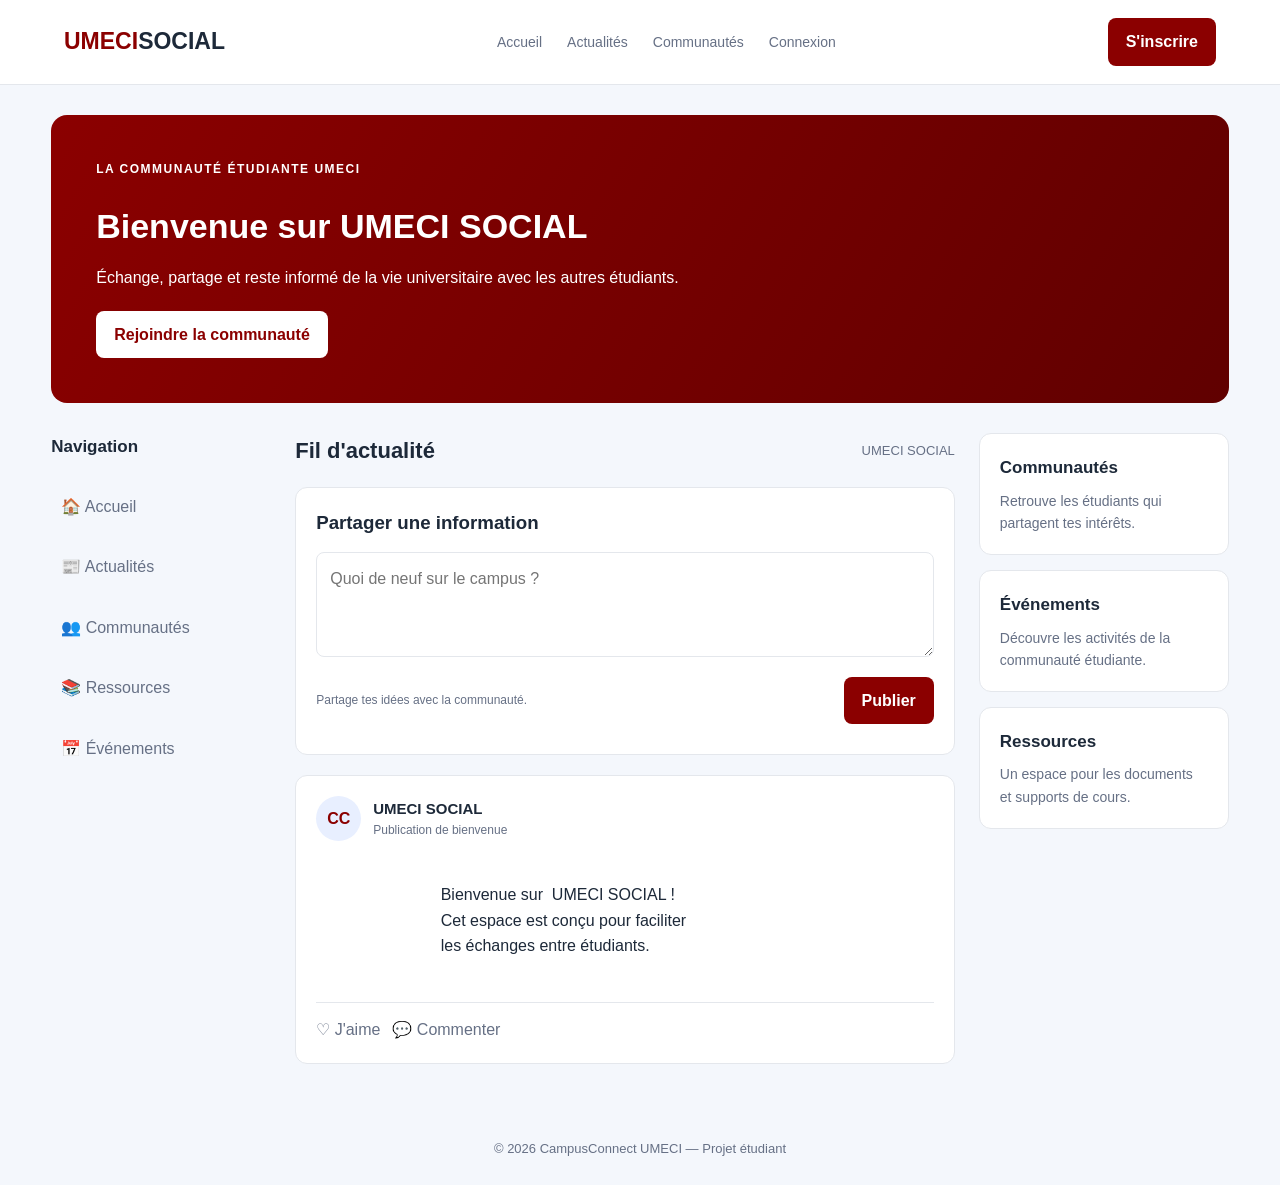
<file: index.html>
<!DOCTYPE html>
<html lang="fr">

<head>
    <meta charset="UTF-8">
    <meta name="viewport" content="width=device-width, initial-scale=1.0">

    <title>CampusConnect UMECI</title>

    <link rel="stylesheet" href="css/style.css">
    <link rel="stylesheet" href="css/responsive.css">
</head>

<body>

    <!-- En-tête -->
    <header class="header">
        <a href="index.html" class="logo">
            UMECI<span>SOCIAL</span>
        </a>

        <button id="menu-toggle" class="menu-toggle"
                aria-label="Ouvrir le menu"
                aria-expanded="false">
            ☰
        </button>

        <nav id="navigation" class="navigation">
            <a href="#accueil">Accueil</a>
            <a href="#actualites">Actualités</a>
            <a href="#communautes">Communautés</a>
            <a href="pages/connexion.html">Connexion</a>
        </nav>

        <a href="pages/inscription.html" class="btn-inscription">
            S'inscrire
        </a>
    </header>

    <!-- Contenu principal -->
    <main id="accueil" class="container">

        <!-- Présentation -->
        <section class="welcome">
            <div>
                <p class="surtitle">LA COMMUNAUTÉ ÉTUDIANTE UMECI</p>

                <h1>Bienvenue sur UMECI SOCIAL</h1>

                <p>
                    Échange, partage et reste informé de la vie
                    universitaire avec les autres étudiants.
                </p>

                <a href="#inscription" class="btn-primary">
                    Rejoindre la communauté
                </a>
            </div>
        </section>

        <!-- Organisation de la page -->
        <div class="layout">

            <!-- Menu latéral -->
            <aside class="sidebar">
                <h2>Navigation</h2>

                <a href="#accueil">🏠 Accueil</a>
                <a href="#actualites">📰 Actualités</a>
                <a href="#communautes">👥 Communautés</a>
                <a href="#ressources">📚 Ressources</a>
                <a href="#evenements">📅 Événements</a>
            </aside>

            <!-- Fil d'actualité -->
            <section id="actualites" class="feed">

                <div class="section-heading">
                    <h2>Fil d'actualité</h2>
                    <span>UMECI SOCIAL</span>
                </div>

                <!-- Zone de publication -->
                <div class="card publication-form">
                    <h3>Partager une information</h3>

                    <textarea
                        id="post-content"
                        placeholder="Quoi de neuf sur le campus ?"
                        rows="3"
                    ></textarea>

                    <div class="form-footer">
                        <span>Partage tes idées avec la communauté.</span>

                        <button id="publish-btn" class="btn-primary">
                            Publier
                        </button>
                    </div>

                    <p id="form-message" aria-live="polite"></p>
                </div>

                <!-- Publications -->
                <div id="posts-container">

                    <article class="card post">
                        <div class="post-header">
                            <div class="avatar">CC</div>

                            <div>
                                <h3>UMECI SOCIAL</h3>
                                <p>Publication de bienvenue</p>
                            </div>
                        </div>

                        <p>
                            Bienvenue sur  UMECI SOCIAL !
                            Cet espace est conçu pour faciliter
                            les échanges entre étudiants.
                        </p>

                        <div class="post-actions">
                            <button disabled>♡ J'aime</button>
                            <button disabled>💬 Commenter</button>
                        </div>
                    </article>

                </div>

            </section>

            <!-- Informations complémentaires -->
            <aside class="right-sidebar">

                <div id="communautes" class="card">
                    <h2>Communautés</h2>
                    <p>Retrouve les étudiants qui partagent tes intérêts.</p>
                </div>

                <div id="evenements" class="card">
                    <h2>Événements</h2>
                    <p>Découvre les activités de la communauté étudiante.</p>
                </div>

                <div id="ressources" class="card">
                    <h2>Ressources</h2>
                    <p>Un espace pour les documents et supports de cours.</p>
                </div>

            </aside>

        </div>

    </main>

    <!-- Pied de page -->
    <footer class="footer">
        <p>© 2026 CampusConnect UMECI — Projet étudiant</p>
    </footer>

    <script src="js/app.js"></script>

</body>
</html>
</file>
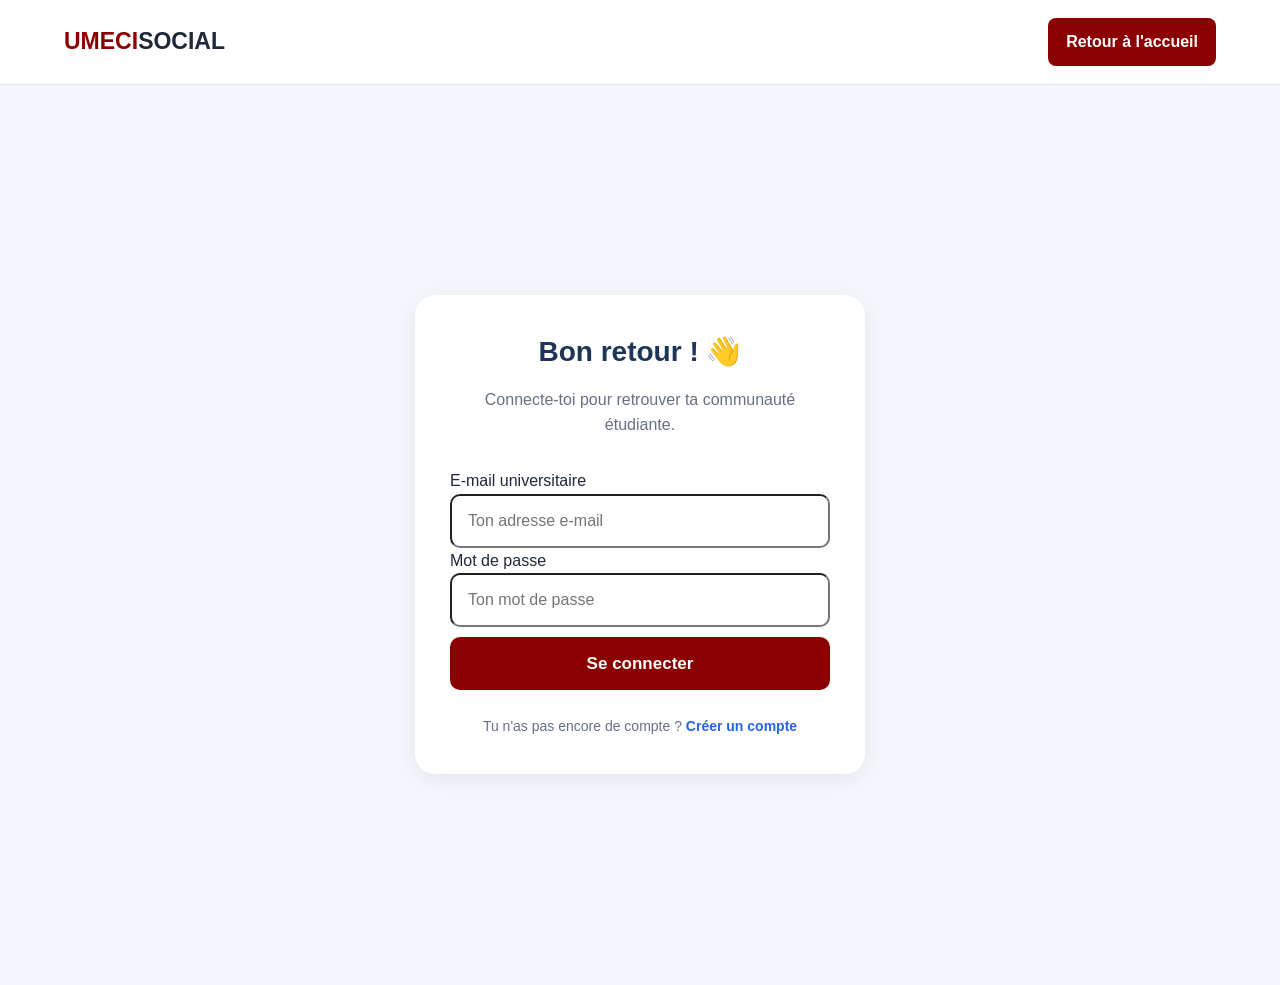
<file: pages/connexion.html>
<!DOCTYPE html>
<html lang="fr">

<head>
    <meta charset="UTF-8">
    <meta name="viewport" content="width=device-width, initial-scale=1.0">

    <title>Connexion | CampusConnect UMECI</title>

    <link rel="stylesheet" href="../css/style.css">
    <link rel="stylesheet" href="../css/responsive.css">
    <link rel="stylesheet" href="../css/connexion.css">
</head>

<body>

    <header class="header">
        <a href="../index.html" class="logo">
            UMECI<span>SOCIAL</span>
        </a>

        <a href="../index.html" class="btn-inscription">
            Retour à l'accueil
        </a>
    </header>

    <main class="login-container">

        <section class="login-card">

            <h1>Bon retour ! 👋</h1>

            <p class="login-description">
                Connecte-toi pour retrouver ta communauté étudiante.
            </p>

            <form id="login-form">

                <div class="form-group">
                    <label for="email">E-mail universitaire</label>

                    <input
                        type="email"
                        id="email"
                        name="email"
                        placeholder="Ton adresse e-mail"
                        autocomplete="email"
                        required
                    >
                </div>

                <div class="form-group">
                    <label for="motdepasse">Mot de passe</label>

                    <input
                        type="password"
                        id="motdepasse"
                        name="motdepasse"
                        placeholder="Ton mot de passe"
                        autocomplete="current-password"
                        required
                    >
                </div>

                <button type="submit" class="login-button">
                    Se connecter
                </button>

                <p id="login-message" aria-live="polite"></p>

            </form>

            <p class="signup-link">
                Tu n'as pas encore de compte ?
                <a href="inscription.html">Créer un compte</a>
            </p>

        </section>

    </main>

    <script src="../js/connexion.js"></script>

</body>
</html>
</file>
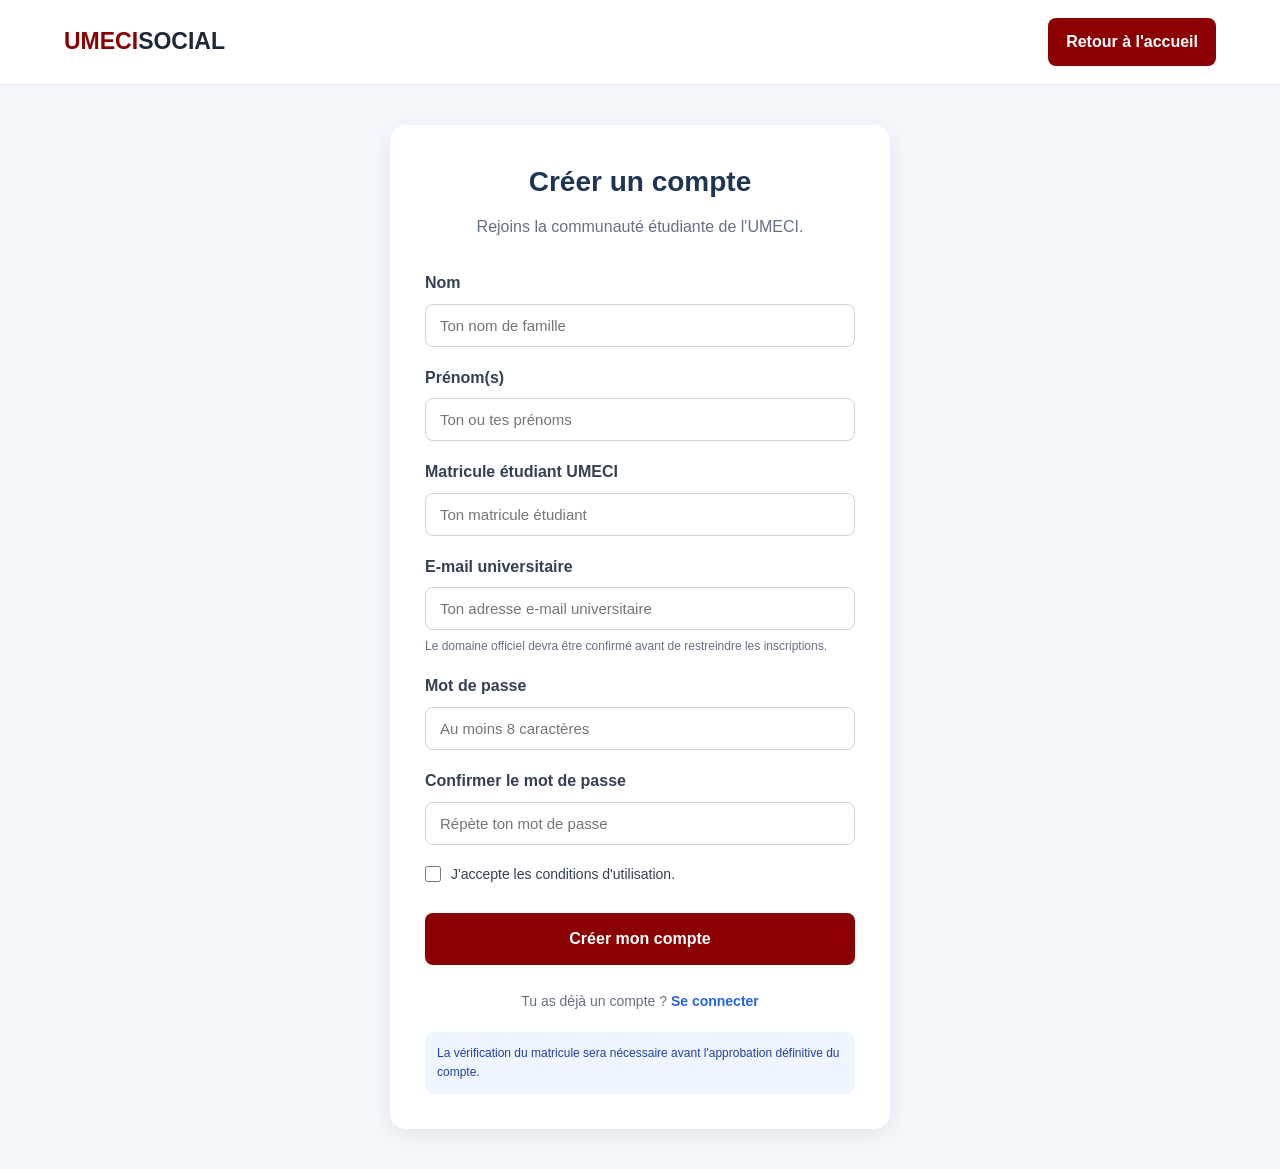
<file: pages/inscription.html>
<!DOCTYPE html>
<html lang="fr">

<head>
    <meta charset="UTF-8">
    <meta name="viewport" content="width=device-width, initial-scale=1.0">

    <title>Inscription | CampusConnect UMECI</title>

    <!-- Les chemins commencent par ../ car cette page est dans pages/ -->
    <link rel="stylesheet" href="../css/style.css">
    <link rel="stylesheet" href="../css/responsive.css">

    <link rel="stylesheet" href="../css/inscription.css">
</head>

<body>

    <header class="header">

        <a href="../index.html" class="logo">
            UMECI<span>SOCIAL</span>
        </a>

        <a href="../index.html" class="btn-inscription">
            Retour à l'accueil
        </a>

    </header>

    <main class="signup-container">

        <section class="signup-card">

            <h1>Créer un compte</h1>

            <p class="signup-description">
                Rejoins la communauté étudiante de l'UMECI.
            </p>

            <form id="signup-form">

                <div class="form-group">

                    <label for="nom">Nom</label>

                    <input
                        type="text"
                        id="nom"
                        name="nom"
                        placeholder="Ton nom de famille"
                        autocomplete="family-name"
                        required
                    >

                </div>

                <div class="form-group">

                    <label for="prenom">Prénom(s)</label>

                    <input
                        type="text"
                        id="prenom"
                        name="prenom"
                        placeholder="Ton ou tes prénoms"
                        autocomplete="given-name"
                        required
                    >

                </div>

                <div class="form-group">

                    <label for="matricule">Matricule étudiant UMECI</label>

                    <input
                        type="text"
                        id="matricule"
                        name="matricule"
                        placeholder="Ton matricule étudiant"
                        autocomplete="off"
                        required
                    >

                </div>

                <div class="form-group">

                    <label for="email">E-mail universitaire</label>

                    <input
                        type="email"
                        id="email"
                        name="email"
                        placeholder="Ton adresse e-mail universitaire"
                        autocomplete="email"
                        required
                    >

                    <small>
                        Le domaine officiel devra être confirmé
                        avant de restreindre les inscriptions.
                    </small>

                </div>

                <div class="form-group">

                    <label for="motdepasse">Mot de passe</label>

                    <input
                        type="password"
                        id="motdepasse"
                        name="motdepasse"
                        placeholder="Au moins 8 caractères"
                        minlength="8"
                        autocomplete="new-password"
                        required
                    >

                </div>

                <div class="form-group">

                    <label for="confirmation">
                        Confirmer le mot de passe
                    </label>

                    <input
                        type="password"
                        id="confirmation"
                        name="confirmation"
                        placeholder="Répète ton mot de passe"
                        minlength="8"
                        autocomplete="new-password"
                        required
                    >

                </div>

                <div class="form-group checkbox-group">

                    <input
                        type="checkbox"
                        id="conditions"
                        name="conditions"
                        required
                    >

                    <label for="conditions">
                        J'accepte les conditions d'utilisation.
                    </label>

                </div>

                <button type="submit" class="btn-primary signup-button">
                    Créer mon compte
                </button>

                <p id="signup-message" aria-live="polite"></p>

            </form>

            <p class="login-link">
                Tu as déjà un compte ?
                <a href="connexion.html">Se connecter</a>
            </p>

            <p class="security-note">
                La vérification du matricule sera nécessaire
                avant l'approbation définitive du compte.
            </p>

        </section>

    </main>

    <script src="../js/inscription.js"></script>

</body>

</html>
</file>
<file: css/style.css>
/* 1. Réglages généraux */

* {
    margin: 0;
    padding: 0;
    box-sizing: border-box;
}

:root {
    --primary: #8B0000;
    --primary-dark: #600000;
    --background: #f4f7fc;
    --white: #ffffff;
    --text: #1d2939;
    --muted: #667085;
    --border: #e4e7ec;
}

body {
    font-family: Arial, sans-serif;
    background: var(--background);
    color: var(--text);
    line-height: 1.6;
}

a {
    text-decoration: none;
    color: inherit;
}

button,
textarea {
    font: inherit;
}

button {
    cursor: pointer;
}

/* 2. En-tête */

.header {
    background: var(--white);
    display: flex;
    justify-content: space-between;
    align-items: center;
    gap: 20px;
    padding: 18px 5%;
    border-bottom: 1px solid var(--border);
}

.logo {
    font-size: 23px;
    font-weight: bold;
    color: var(--primary);
}

.logo span {
    color: var(--text);
}

.navigation {
    display: flex;
    align-items: center;
    gap: 25px;
}

.navigation a {
    color: var(--muted);
    font-size: 14px;
}

.navigation a:hover {
    color: var(--primary);
}

.menu-toggle {
    display: none;
}

.btn-inscription,
.btn-primary {
    display: inline-block;
    background: var(--primary);
    color: var(--white);
    padding: 11px 18px;
    border: none;
    border-radius: 8px;
    font-weight: bold;
}

.btn-inscription:hover,
.btn-primary:hover {
    background: var(--primary-dark);
}

/* 3. Contenu principal */

.container {
    width: 92%;
    max-width: 1400px;
    margin: 30px auto;
}

/* 4. Présentation */

.welcome {
    background: linear-gradient(120deg, #8B0000, #600000);
    color: var(--white);
    padding: 45px;
    border-radius: 16px;
    margin-bottom: 30px;
}

.surtitle {
    font-size: 12px;
    font-weight: bold;
    letter-spacing: 1.5px;
    margin-bottom: 12px;
}

.welcome h1 {
    font-size: 34px;
    margin-bottom: 12px;
}

.welcome p {
    max-width: 650px;
    margin-bottom: 20px;
}

.welcome .btn-primary {
    background: var(--white);
    color: var(--primary);
}

/* 5. Organisation en colonnes */

.layout {
    display: grid;
    grid-template-columns: 220px minmax(0, 1fr) 250px;
    gap: 24px;
    align-items: start;
}

.sidebar,
.right-sidebar {
    display: flex;
    flex-direction: column;
    gap: 15px;
}

.sidebar h2,
.right-sidebar h2 {
    font-size: 17px;
    margin-bottom: 8px;
}

.sidebar a {
    display: block;
    padding: 10px;
    border-radius: 8px;
    color: var(--muted);
}

.sidebar a:hover {
    background: #e8efff;
    color: var(--primary);
}

/* 6. Cartes */

.card {
    background: var(--white);
    border: 1px solid var(--border);
    border-radius: 12px;
    padding: 20px;
}

.right-sidebar .card p {
    color: var(--muted);
    font-size: 14px;
}

.section-heading {
    display: flex;
    justify-content: space-between;
    align-items: center;
    margin-bottom: 18px;
}

.section-heading h2 {
    font-size: 22px;
}

.section-heading span {
    color: var(--muted);
    font-size: 13px;
}

/* 7. Formulaire de publication */

.publication-form {
    margin-bottom: 20px;
}

.publication-form h3 {
    margin-bottom: 15px;
}

.publication-form textarea {
    width: 100%;
    resize: vertical;
    padding: 13px;
    border: 1px solid var(--border);
    border-radius: 8px;
    outline: none;
}

.publication-form textarea:focus {
    border-color: var(--primary);
}

.form-footer {
    display: flex;
    justify-content: space-between;
    align-items: center;
    gap: 12px;
    margin-top: 12px;
}

.form-footer span {
    color: var(--muted);
    font-size: 12px;
}

#form-message {
    margin-top: 10px;
    font-size: 14px;
}

/* 8. Publications */

.post {
    margin-bottom: 20px;
}

.post-header {
    display: flex;
    align-items: center;
    gap: 12px;
    margin-bottom: 15px;
}

.post-header h3 {
    font-size: 15px;
}

.post-header p {
    color: var(--muted);
    font-size: 12px;
}

.avatar {
    display: flex;
    justify-content: center;
    align-items: center;
    width: 45px;
    height: 45px;
    background: #e8efff;
    color: var(--primary);
    border-radius: 50%;
    font-weight: bold;
}

.post > p {
    white-space: pre-wrap;
    overflow-wrap: anywhere;
}

.post-actions {
    display: flex;
    gap: 12px;
    border-top: 1px solid var(--border);
    margin-top: 18px;
    padding-top: 14px;
}

.post-actions button {
    background: transparent;
    border: none;
    color: var(--muted);
}

.post-actions button:disabled {
    cursor: default;
}

/* 9. Pied de page */

.footer {
    text-align: center;
    padding: 25px;
    color: var(--muted);
    font-size: 13px;
}
</file>
<file: css/responsive.css>
/* Tablettes */

@media (max-width: 1000px) {

    .layout {
        grid-template-columns: 180px minmax(0, 1fr);
    }

    .right-sidebar {
        display: none;
    }

    .navigation {
        gap: 12px;
    }
}

/* Téléphones */

@media (max-width: 650px) {

    .header {
        flex-wrap: wrap;
        padding: 15px 4%;
    }

    .logo {
        font-size: 20px;
    }

    .menu-toggle {
        display: block;
        border: none;
        background: transparent;
        font-size: 25px;
    }

    .navigation {
        display: none;
        flex-direction: column;
        align-items: stretch;
        width: 100%;
        gap: 0;
    }

    .navigation.open {
        display: flex;
    }

    .navigation a {
        padding: 10px 0;
    }

    .btn-inscription {
        padding: 9px 12px;
        font-size: 13px;
    }

    .container {
        width: 94%;
        margin: 18px auto;
    }

    .welcome {
        padding: 25px 20px;
    }

    .welcome h1 {
        font-size: 26px;
    }

    .layout {
        grid-template-columns: 1fr;
    }

    .sidebar {
        display: none;
    }

    .section-heading h2 {
        font-size: 19px;
    }

    .card {
        padding: 15px;
    }

    .form-footer {
        align-items: flex-start;
        flex-direction: column;
    }

    .form-footer .btn-primary {
        align-self: flex-end;
    }
}
</file>
<file: css/connexion.css>
/* ===== PAGE DE CONNEXION ===== */

.login-container {
    min-height: 100vh;
    padding: 40px 20px;
    display: flex;
    justify-content: center;
    align-items: center;
    background-color: #f4f7fc;
}

/* Carte de connexion */

.login-card {
    width: 100%;
    max-width: 450px;
    padding: 35px;
    background-color: #ffffff;
    border-radius: 16px;
    box-shadow: 0 5px 25px rgba(0, 0, 0, 0.08);
}

.login-card h1 {
    margin-bottom: 12px;
    color: #1d3557;
    text-align: center;
    font-size: 28px;
}

.login-description {
    margin-bottom: 30px;
    color: #667085;
    text-align: center;
    line-height: 1.6;
}

/* Bouton de connexion */

.login-button {
    width: 100%;
    margin-top: 10px;
    padding: 13px;
    border: none;
    border-radius: 8px;
    background-color: #8B0000;
    color: #ffffff;
    font-size: 16px;
    font-weight: bold;
    cursor: pointer;
    transition: background-color 0.2s;
}

.login-button:hover {
    background-color: #600000;
}

/* Message JavaScript */

#login-message {
    margin-top: 15px;
    text-align: center;
    font-size: 14px;
    line-height: 1.5;
}

/* Lien vers l'inscription */

.signup-link {
    margin-top: 25px;
    color: #667085;
    text-align: center;
    font-size: 14px;
    line-height: 1.7;
}

.signup-link a {
    color: #2563eb;
    font-weight: bold;
    text-decoration: none;
}

.signup-link a:hover {
    text-decoration: underline;
}

/* Adaptation aux téléphones */

@media (max-width: 600px) {
    .login-container {
        padding: 20px 12px;
    }

    .login-card {
        padding: 24px 18px;
    }

    .login-card h1 {
        font-size: 24px;
    }
}
/* Agrandir les champs de connexion */

.login-card .form-group input {
    width: 100%;
    box-sizing: border-box;
    padding: 16px;
    font-size: 16px;
    min-height: 52px;
}

/* Agrandir le bouton */

.login-button {
    min-height: 52px;
    font-size: 17px;
}
/* Arrondir les champs de connexion */
.login-card .form-group input {
    border-radius: 10px;
}

/* Arrondir le bouton */
.login-button {
    border-radius: 10px;
}

/* Arrondir la carte de connexion */
.login-card {
    border-radius: 20px;
}
</file>
<file: css/inscription.css>
/* ===== PAGE D'INSCRIPTION ===== */

.signup-container {
    min-height: 100vh;
    padding: 40px 20px;
    display: flex;
    justify-content: center;
    align-items: center;
    background-color: #f4f7fc;
}

/* Carte du formulaire */

.signup-card {
    width: 100%;
    max-width: 500px;
    padding: 35px;
    background-color: #ffffff;
    border-radius: 16px;
    box-shadow: 0 5px 25px rgba(0, 0, 0, 0.08);
}

.signup-card h1 {
    margin-bottom: 10px;
    color: #1d3557;
    text-align: center;
    font-size: 28px;
}

.signup-description {
    margin-bottom: 30px;
    color: #667085;
    text-align: center;
    line-height: 1.6;
}

/* Champs du formulaire */

.form-group {
    display: flex;
    flex-direction: column;
    margin-bottom: 18px;
}

.form-group label {
    margin-bottom: 8px;
    color: #344054;
    font-weight: 600;
}

.form-group input:not([type="checkbox"]) {
    width: 100%;
    padding: 12px 14px;
    border: 1px solid #d0d5dd;
    border-radius: 8px;
    font-size: 15px;
    outline: none;
    transition: border-color 0.2s, box-shadow 0.2s;
}

.form-group input:focus {
    border-color: #2563eb;
    box-shadow: 0 0 0 3px rgba(37, 99, 235, 0.12);
}

.form-group small {
    margin-top: 7px;
    color: #667085;
    font-size: 12px;
    line-height: 1.5;
}

/* Case à cocher */

.checkbox-group {
    flex-direction: row;
    align-items: center;
    gap: 10px;
}

.checkbox-group input {
    width: 16px;
    height: 16px;
    cursor: pointer;
}

.checkbox-group label {
    margin-bottom: 0;
    font-size: 14px;
    font-weight: normal;
}

/* Bouton */

.signup-button {
    width: 100%;
    margin-top: 10px;
    padding: 13px;
    border: none;
    border-radius: 8px;
    background-color: #8B0000;
    color: white;
    font-size: 16px;
    font-weight: bold;
    cursor: pointer;
    transition: background-color 0.2s;
}

.signup-button:hover {
    background-color: #600000;
}

/* Messages */

#signup-message {
    margin-top: 15px;
    text-align: center;
    font-size: 14px;
    line-height: 1.5;
}

.login-link {
    margin-top: 25px;
    text-align: center;
    color: #667085;
    font-size: 14px;
}

.login-link a {
    color: #2563eb;
    text-decoration: none;
    font-weight: bold;
}

.login-link a:hover {
    text-decoration: underline;
}

.security-note {
    margin-top: 20px;
    padding: 12px;
    border-radius: 8px;
    background-color: #eff6ff;
    color: #1e40af;
    font-size: 12px;
    line-height: 1.6;
}

/* Adaptation aux petits écrans */

@media (max-width: 600px) {
    .signup-container {
        padding: 20px 12px;
    }

    .signup-card {
        padding: 24px 18px;
    }

    .signup-card h1 {
        font-size: 24px;
    }
}
</file>
